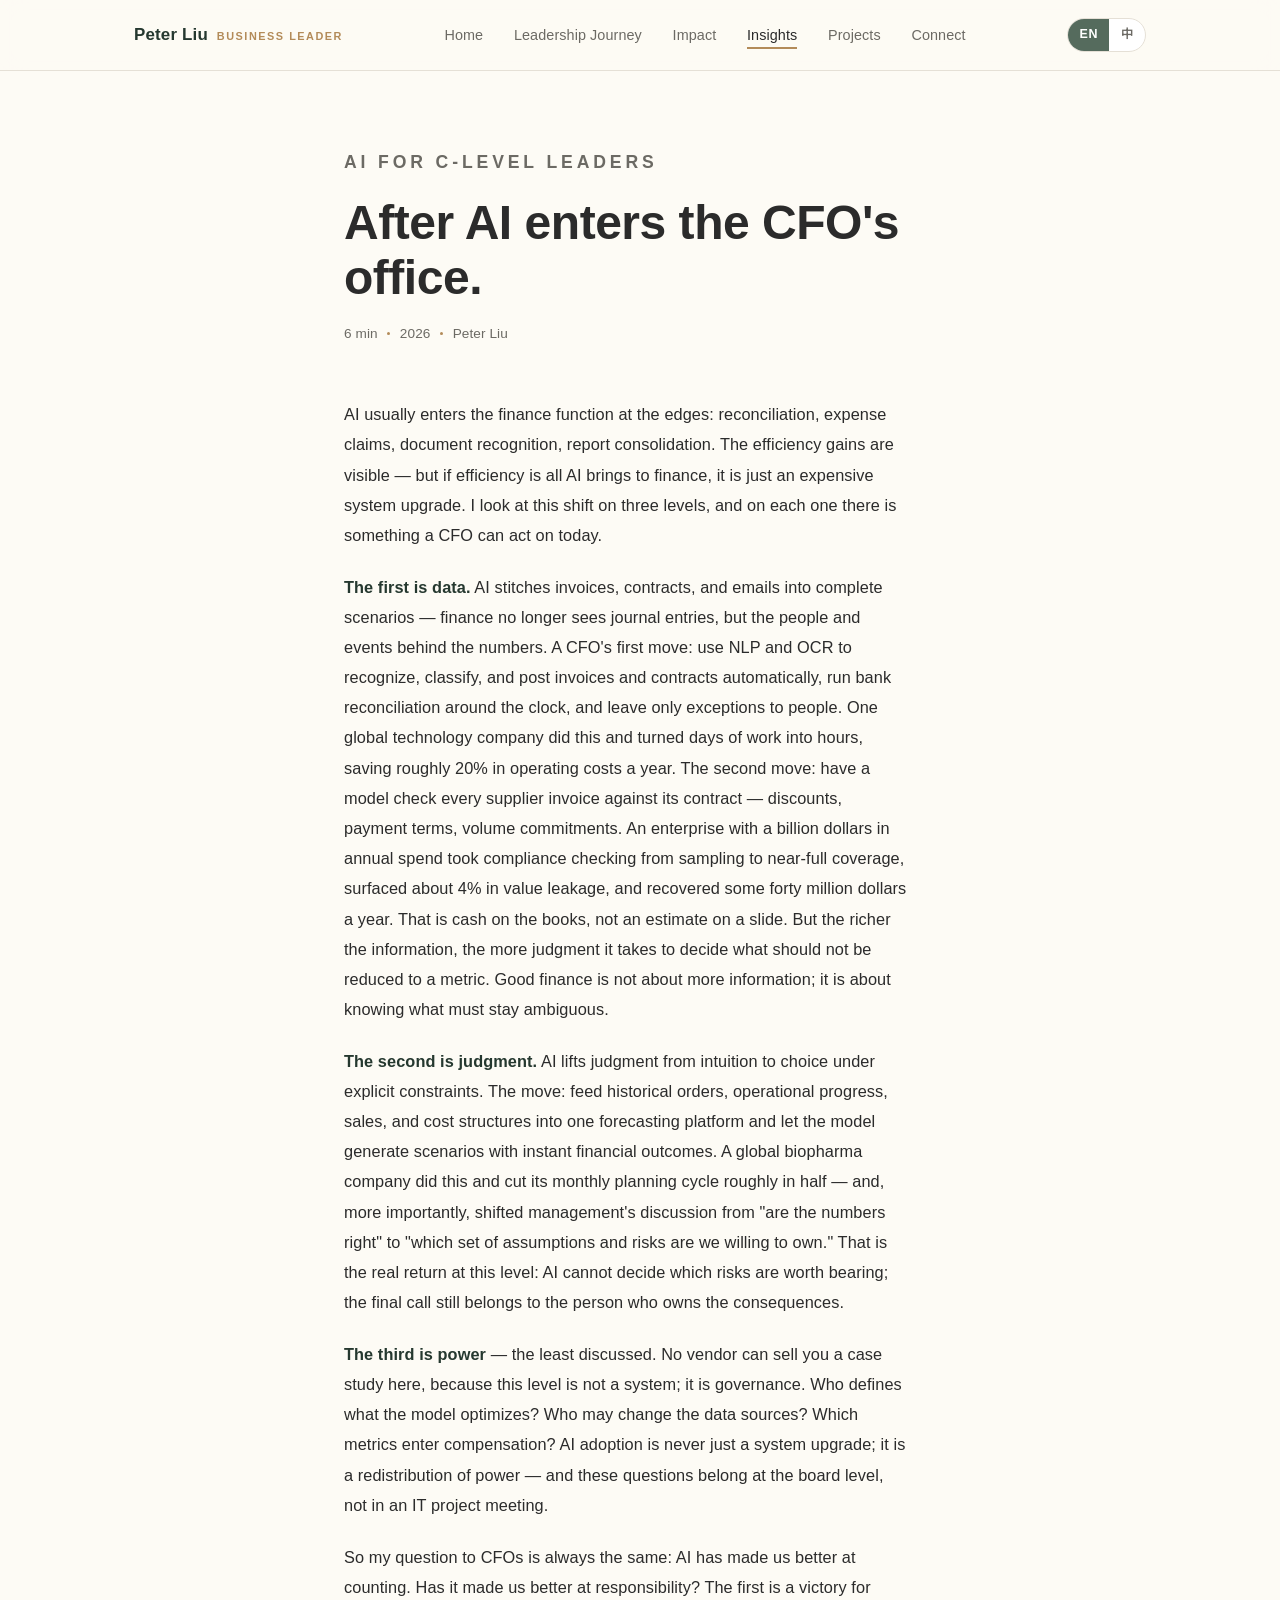
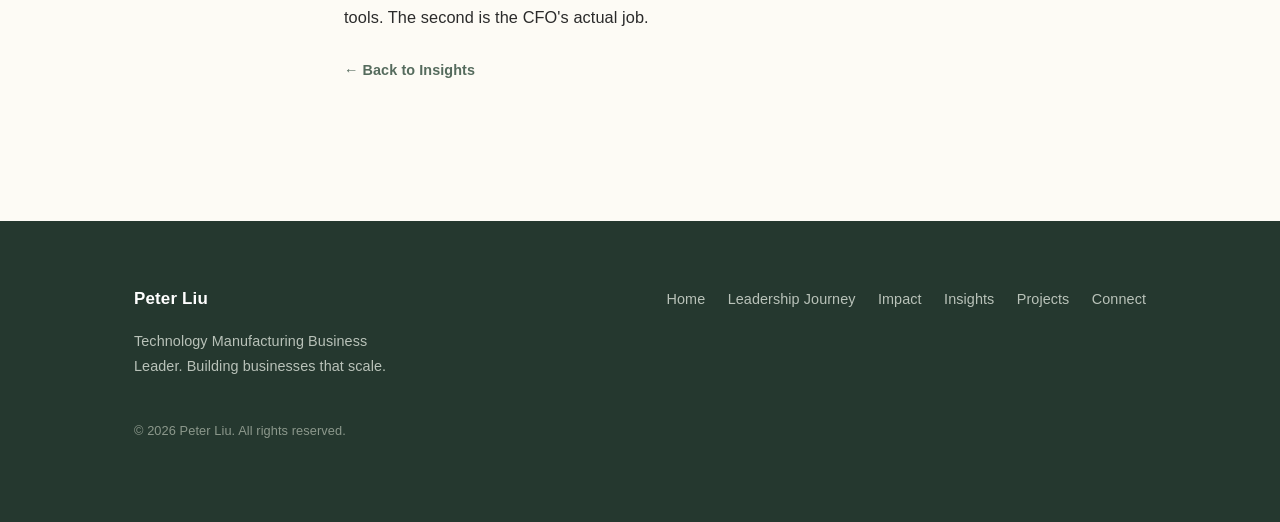
<file: insight-cfo-ai.html>
<!DOCTYPE html>
<html lang="en" data-lang="en">
<head>
<meta charset="UTF-8">
<meta name="viewport" content="width=device-width, initial-scale=1">
<title>AI 走進財務長辦公室之後 — Peter Liu</title>
<meta name="description" content="AI has made finance better at counting. Has it made us better at responsibility? A three-layer view: data, judgment, and power.">
<meta property="og:type" content="article">
<meta property="og:title" content="AI 走進財務長辦公室之後 — Peter Liu">
<meta property="og:description" content="AI has made finance better at counting. Has it made us better at responsibility? A three-layer view: data, judgment, and power.">
<meta property="og:url" content="https://cxolife.blog/insight-cfo-ai.html">
<link rel="canonical" href="https://cxolife.blog/insight-cfo-ai.html">
<link rel="preconnect" href="https://fonts.googleapis.com">
<link rel="preconnect" href="https://fonts.gstatic.com" crossorigin>
<link href="https://fonts.googleapis.com/css2?family=Noto+Sans+TC:wght@400;500;600;700&display=swap" rel="stylesheet">
<link rel="stylesheet" href="assets/styles.css">
</head>
<body>

<header class="site-header">
  <nav class="nav">
    <a class="brand" href="index.html"><span class="mark">Peter Liu</span><span class="role en">Business Leader</span><span class="role zh">經營領導者</span></a>
    <ul class="nav-links">
      <li><a href="index.html"><span class="en">Home</span><span class="zh">首頁</span></a></li>
      <li><a href="leadership-journey.html"><span class="en">Leadership Journey</span><span class="zh">領導歷程</span></a></li>
      <li><a href="impact.html"><span class="en">Impact</span><span class="zh">經營成果</span></a></li>
      <li><a href="insights.html" class="active" aria-current="page"><span class="en">Insights</span><span class="zh">觀點</span></a></li>
      <li><a href="projects.html"><span class="en">Projects</span><span class="zh">專案</span></a></li>
      <li><a href="connect.html"><span class="en">Connect</span><span class="zh">聯繫</span></a></li>
    </ul>
    <div class="nav-right">
      <div class="lang-toggle" role="group" aria-label="Language"><button data-lang-btn="en" class="is-active">EN</button><button data-lang-btn="zh">中</button></div>
      <button class="nav-toggle" aria-label="Menu"><span></span><span></span><span></span></button>
    </div>
  </nav>
</header>

<main>
<section class="page-hero">
  <div class="wrap maxw-narrow reveal">
    <p class="eyebrow"><span class="en">AI for C-Level Leaders</span><span class="zh">給高階主管的 AI</span></p>
    <h1><span class="en">After AI enters the CFO's office.</span><span class="zh">AI 走進財務長辦公室之後。</span></h1>
    <div class="post-meta"><span>6 min</span><span class="dot"></span><span>2026</span><span class="dot"></span><span>Peter Liu</span></div>
  </div>
</section>

<section class="section section--tight-top">
  <div class="wrap maxw-narrow post reveal">

    <div class="zh">
      <p>AI 進入財務部門，通常從最邊緣的工作開始：對帳、報銷、憑證辨識、報表彙整。效率的提升肉眼可見，但如果 AI 帶給財務的只有效率，那終究只是一次昂貴的系統升級。我用三個層次看這場變化——每一層，CFO 都有現在就能動手的做法。</p>
      <p><b>第一層是數據。</b>AI 把發票、合約、郵件這些非結構化資訊縫合成完整的場景，財務看見的不再只是借貸分錄，而是數字背後具體的人與事件。CFO 能做的第一步：用 NLP 與 OCR 自動辨識、分類發票與合約並直接入帳，讓銀行對帳全天自動執行，只把異常留給人工。一家全球科技公司這樣做之後，原本數天的工作縮短為數小時，每年省下約 20% 的營運成本。第二步：把供應商合約與發票交給模型逐筆比對——折扣、付款條件、最低量承諾。一家年支出十億美元的企業因此把合規檢查從抽樣變成近乎全量覆蓋，找出約 4% 的價值洩漏，每年回收約四千萬美元。這是已經入帳的現金，不是簡報上的預估。但資訊越豐富，越需要判斷哪些不該被簡化成指標。好的財務不是資訊越多越好，而是知道什麼必須保留為模糊。</p>
      <p><b>第二層是判斷。</b>AI 能把判斷從直覺提升為「限制條件下的選擇」。做法：把歷史訂單、營運進度、銷售與成本結構匯入同一個預測平台，讓模型自動生成多組情境並即時算出財務結果。一家全球生技公司這樣做之後，月度規劃的決策時間縮短約一半；更重要的成效是，管理團隊的討論從「數字對不對」變成「哪一組假設與風險，是我們願意承擔的」。這才是判斷層真正的收穫——AI 無法替我們決定哪些風險值得承受，最後的選擇仍須由承擔後果的人來做。</p>
      <p><b>第三層是權力</b>，也是最少被討論的一層。這一層沒有供應商能賣你案例，因為它不是系統，是治理。誰定義模型優化的目標？誰有權更改資料來源？哪些指標進入獎酬制度？AI 導入從來不只是系統升級，而是一次權力重組——這些問題應該在董事會層級被公開討論，而不是留在 IT 部門的專案會議裡。</p>
      <p>所以我對 CFO 的提問始終是同一個：AI 讓我們更會算帳了，但有沒有讓我們更懂責任？前者是工具的勝利，後者才是財務長真正的工作。</p>
    </div>

    <div class="en">
      <p>AI usually enters the finance function at the edges: reconciliation, expense claims, document recognition, report consolidation. The efficiency gains are visible — but if efficiency is all AI brings to finance, it is just an expensive system upgrade. I look at this shift on three levels, and on each one there is something a CFO can act on today.</p>
      <p><b>The first is data.</b> AI stitches invoices, contracts, and emails into complete scenarios — finance no longer sees journal entries, but the people and events behind the numbers. A CFO's first move: use NLP and OCR to recognize, classify, and post invoices and contracts automatically, run bank reconciliation around the clock, and leave only exceptions to people. One global technology company did this and turned days of work into hours, saving roughly 20% in operating costs a year. The second move: have a model check every supplier invoice against its contract — discounts, payment terms, volume commitments. An enterprise with a billion dollars in annual spend took compliance checking from sampling to near-full coverage, surfaced about 4% in value leakage, and recovered some forty million dollars a year. That is cash on the books, not an estimate on a slide. But the richer the information, the more judgment it takes to decide what should not be reduced to a metric. Good finance is not about more information; it is about knowing what must stay ambiguous.</p>
      <p><b>The second is judgment.</b> AI lifts judgment from intuition to choice under explicit constraints. The move: feed historical orders, operational progress, sales, and cost structures into one forecasting platform and let the model generate scenarios with instant financial outcomes. A global biopharma company did this and cut its monthly planning cycle roughly in half — and, more importantly, shifted management's discussion from "are the numbers right" to "which set of assumptions and risks are we willing to own." That is the real return at this level: AI cannot decide which risks are worth bearing; the final call still belongs to the person who owns the consequences.</p>
      <p><b>The third is power</b> — the least discussed. No vendor can sell you a case study here, because this level is not a system; it is governance. Who defines what the model optimizes? Who may change the data sources? Which metrics enter compensation? AI adoption is never just a system upgrade; it is a redistribution of power — and these questions belong at the board level, not in an IT project meeting.</p>
      <p>So my question to CFOs is always the same: AI has made us better at counting. Has it made us better at responsibility? The first is a victory for tools. The second is the CFO's actual job.</p>
    </div>

    <p class="mt-l"><a class="back-link" href="insights.html"><span class="en">← Back to Insights</span><span class="zh">← 回到觀點</span></a></p>
  </div>
</section>
</main>

<footer class="site-footer">
  <div class="wrap footer-grid">
    <div><p class="brand"><span class="mark">Peter Liu</span></p>
      <p class="footer-tag"><span class="en">Technology Manufacturing Business Leader. Building businesses that scale.</span><span class="zh">科技製造業經營領導者，打造能持續規模化成長的事業。</span></p></div>
    <ul class="footer-links">
      <li><a href="index.html"><span class="en">Home</span><span class="zh">首頁</span></a></li>
      <li><a href="leadership-journey.html"><span class="en">Leadership Journey</span><span class="zh">領導歷程</span></a></li>
      <li><a href="impact.html"><span class="en">Impact</span><span class="zh">經營成果</span></a></li>
      <li><a href="insights.html"><span class="en">Insights</span><span class="zh">觀點</span></a></li>
      <li><a href="projects.html"><span class="en">Projects</span><span class="zh">專案</span></a></li>
      <li><a href="connect.html"><span class="en">Connect</span><span class="zh">聯繫</span></a></li>
    </ul>
  </div>
  <div class="wrap"><p class="fine">© 2026 Peter Liu. <span class="en">All rights reserved.</span><span class="zh">版權所有。</span></p></div>
</footer>
<script src="assets/site.js"></script>
</body>
</html>
</file>
<file: assets/styles.css>
/* =====================================================================
   Peter Liu — Personal Brand Site
   Design system / shared styles
   Minimal · Premium · Executive · Calm · Strategic · Trustworthy
   ===================================================================== */

:root {
  /* ---- Color tokens ---- */
  --ivory:        #FDFBF5;  /* warm background      */
  --ivory-2:      #F7F4EB;  /* alt section surface  */
  --charcoal:     #2B2B2B;  /* primary text         */
  --charcoal-60:  #6c6a64;  /* muted text           */
  --moss:         #556B5D;  /* primary brand        */
  --forest:       #25382F;  /* deep accent          */
  --brass:        #B38B59;  /* gold accent          */
  --brass-soft:   #c8a376;
  --line:         #E5E0D6;  /* hairline divider     */
  --white:        #ffffff;

  /* ---- Type ---- */
  --font-en: "Calibri", "Carlito", "Segoe UI", "Helvetica Neue", Arial, sans-serif;
  --font-zh: "Noto Sans TC", "PingFang TC", "Microsoft JhengHei", sans-serif;
  --font: var(--font-en), var(--font-zh);

  /* ---- Rhythm ---- */
  --maxw: 1140px;
  --gutter: clamp(1.25rem, 5vw, 4rem);
  --section-y: clamp(4.5rem, 9vw, 8rem);
  --radius: 4px;
  --ease: cubic-bezier(.22,.61,.36,1);
}

/* ---------------- reset ---------------- */
*, *::before, *::after { box-sizing: border-box; }
html { -webkit-text-size-adjust: 100%; scroll-behavior: smooth; }
body {
  margin: 0;
  font-family: var(--font);
  font-size: 17px;
  line-height: 1.7;
  color: var(--charcoal);
  background: var(--ivory);
  font-weight: 400;
  letter-spacing: .005em;
  -webkit-font-smoothing: antialiased;
  text-rendering: optimizeLegibility;
}
img { max-width: 100%; display: block; }
a { color: inherit; text-decoration: none; }

/* language visibility — toggled by [data-lang] on <html> */
:root[data-lang="en"] .zh { display: none; }
:root[data-lang="zh"] .en { display: none; }
/* inline bilingual stacks: always show both unless overridden */
.bi .en, .bi .zh { display: block; }

/* ---------------- layout helpers ---------------- */
.wrap { max-width: var(--maxw); margin-inline: auto; padding-inline: var(--gutter); }
.section { padding-block: var(--section-y); }
.section--alt { background: var(--ivory-2); }
.section--forest { background: var(--forest); color: #ECE7DA; }
.section--forest .eyebrow { color: var(--brass-soft); }
.section--forest h2, .section--forest h3 { color: #fff; }

.eyebrow {
  font-size: .72rem;
  letter-spacing: .22em;
  text-transform: uppercase;
  color: var(--brass);
  font-weight: 600;
  margin: 0 0 1.1rem;
}
h1, h2, h3, h4 { font-weight: 600; line-height: 1.15; color: var(--charcoal); margin: 0; }
h1 { font-size: clamp(2.4rem, 5.4vw, 4rem); letter-spacing: -.01em; font-weight: 600; }
h2 { font-size: clamp(1.7rem, 3.2vw, 2.5rem); letter-spacing: -.005em; }
h3 { font-size: 1.22rem; }
p  { margin: 0 0 1rem; max-width: 62ch; }
.lead { font-size: clamp(1.05rem, 1.6vw, 1.28rem); color: var(--charcoal); }
.muted { color: var(--charcoal-60); }
.zh-sub { font-family: var(--font-zh); color: var(--charcoal-60); }

.section-head { max-width: 56ch; margin-bottom: clamp(2.2rem, 4vw, 3.4rem); }
.section-head h2 + p { margin-top: 1rem; }

.hr { height: 1px; background: var(--line); border: 0; margin: 0; }

/* ---------------- buttons ---------------- */
.btn {
  display: inline-flex; align-items: center; gap: .55rem;
  font-size: .92rem; font-weight: 600; letter-spacing: .02em;
  padding: .82rem 1.5rem; border-radius: var(--radius);
  border: 1px solid transparent; cursor: pointer;
  transition: all .25s var(--ease);
}
.btn--primary { background: var(--moss); color: #fff; }
.btn--primary:hover { background: var(--forest); transform: translateY(-1px); }
.btn--ghost { border-color: var(--charcoal); color: var(--charcoal); background: transparent; }
.btn--ghost:hover { background: var(--charcoal); color: var(--ivory); }
.btn--light { border-color: rgba(255,255,255,.4); color: #fff; }
.btn--light:hover { background: rgba(255,255,255,.1); }
.btn .arrow { transition: transform .25s var(--ease); }
.btn:hover .arrow { transform: translateX(3px); }

.link-arrow {
  display: inline-flex; align-items: center; gap: .4rem;
  font-weight: 600; color: var(--moss); font-size: .92rem;
  border-bottom: 1px solid transparent; transition: .2s var(--ease);
}
.link-arrow:hover { color: var(--forest); gap: .65rem; }

/* ---------------- header / nav ---------------- */
.site-header {
  position: sticky; top: 0; z-index: 50;
  background: rgba(253,251,245,.82);
  backdrop-filter: saturate(180%) blur(12px);
  border-bottom: 1px solid var(--line);
}
.nav {
  display: flex; align-items: center; justify-content: space-between;
  height: 70px; max-width: var(--maxw); margin-inline: auto;
  padding-inline: var(--gutter);
}
.brand { display: flex; align-items: baseline; gap: .55rem; font-weight: 600; letter-spacing: .01em; }
.brand .mark { font-size: 1.06rem; color: var(--forest); }
.brand .role { font-size: .68rem; letter-spacing: .14em; text-transform: uppercase; color: var(--brass); font-weight: 600; }
.nav-links { display: flex; align-items: center; gap: clamp(1rem, 2.4vw, 2rem); list-style: none; margin: 0; padding: 0; }
.nav-links a {
  font-size: .9rem; font-weight: 500; color: var(--charcoal-60);
  padding-block: .3rem; position: relative; transition: color .2s;
}
.nav-links a:hover, .nav-links a.active { color: var(--charcoal); }
.nav-links a.active::after {
  content: ""; position: absolute; left: 0; right: 0; bottom: -2px;
  height: 2px; background: var(--brass);
}
.nav-right { display: flex; align-items: center; gap: 1rem; }

.lang-toggle {
  display: inline-flex; border: 1px solid var(--line); border-radius: 999px;
  overflow: hidden; background: var(--white);
}
.lang-toggle button {
  border: 0; background: transparent; cursor: pointer;
  font: inherit; font-size: .78rem; font-weight: 600; letter-spacing: .04em;
  padding: .34rem .72rem; color: var(--charcoal-60); transition: .2s;
}
.lang-toggle button.is-active { background: var(--moss); color: #fff; }

.nav-toggle { display: none; background: none; border: 0; cursor: pointer; padding: .4rem; }
.nav-toggle span { display: block; width: 22px; height: 2px; background: var(--charcoal); margin: 4px 0; transition: .3s; }

/* ---------------- hero ---------------- */
.hero { padding-block: clamp(3.5rem, 8vw, 7rem) clamp(3.5rem, 7vw, 6rem); }
.hero-grid {
  display: grid; grid-template-columns: 1.05fr .95fr;
  gap: clamp(2rem, 5vw, 4.5rem); align-items: center;
}
.hero-name { font-size: .8rem; letter-spacing: .22em; text-transform: uppercase; color: var(--brass); font-weight: 600; margin-bottom: 1.3rem; }
.hero h1 { margin-bottom: 1.4rem; }
.hero-claim { font-size: clamp(1.05rem, 1.7vw, 1.3rem); color: var(--charcoal); max-width: 46ch; margin-bottom: .6rem; }
.hero-claim-zh { font-size: 1rem; color: var(--charcoal-60); font-family: var(--font-zh); margin-bottom: 2rem; max-width: 42ch; }
.hero-sub { font-size: .88rem; letter-spacing: .06em; color: var(--moss); font-weight: 600; margin-bottom: 1.9rem; }
.hero-cta { display: flex; flex-wrap: wrap; gap: .85rem; }

/* abstract visual panel */
.hero-visual { position: relative; }
.hero-figure {
  position: relative; aspect-ratio: 4/5; border-radius: 6px; overflow: hidden;
  background: linear-gradient(160deg, var(--ivory-2), #efe9db);
  border: 1px solid var(--line);
}
.hero-figure svg { position: absolute; inset: 0; width: 100%; height: 100%; }
/* hero background photo (duotone, on-brand) */
.hero-figure .figure-photo {
  position: absolute; inset: 0; width: 100%; height: 100%; object-fit: cover;
  filter: grayscale(.55) contrast(1.04) brightness(1.02);
}
.hero-figure .figure-tint {
  position: absolute; inset: 0;
  background: linear-gradient(150deg, rgba(37,56,47,.58), rgba(85,107,93,.34));
  mix-blend-mode: multiply;
}
.hero-figure svg { z-index: 2; }


/* ---------------- media band (themed duotone photo) ---------------- */
.media-band {
  position: relative; overflow: hidden; border-radius: 6px;
  border: 1px solid var(--line); margin: 0;
  aspect-ratio: 16 / 6; min-height: 220px;
}
.media-band img.focus-upper { object-position: center 35%; }
.media-band img {
  position: absolute; inset: 0; width: 100%; height: 100%; object-fit: cover;
  filter: grayscale(.5) contrast(1.05) brightness(1.0);
}
.media-band .tint {
  position: absolute; inset: 0;
  background: linear-gradient(115deg, rgba(37,56,47,.62) 0%, rgba(37,56,47,.30) 45%, rgba(85,107,93,.22) 100%);
  mix-blend-mode: multiply;
}
.media-band .veil { position: absolute; inset: 0; background: linear-gradient(180deg, rgba(0,0,0,0) 40%, rgba(37,56,47,.35) 100%); }
.media-band .cap {
  position: absolute; left: clamp(1.1rem,3vw,2rem); bottom: clamp(.9rem,2.5vw,1.5rem); z-index: 2;
  color: #fff; font-size: clamp(.95rem,1.6vw,1.25rem); font-weight: 600; letter-spacing: .01em;
  max-width: 30ch; text-shadow: 0 2px 14px rgba(0,0,0,.35);
}
.media-band .credit {
  position: absolute; right: .7rem; top: .6rem; z-index: 2;
  font-size: .62rem; letter-spacing: .04em; color: rgba(255,255,255,.72);
}
.media-band .credit a { color: rgba(255,255,255,.8); text-decoration: underline; text-underline-offset: 2px; }
.media-band.tall { aspect-ratio: 4 / 5; min-height: 320px; }
/* lighter treatment — closer to full colour */
.media-band.soft img { filter: grayscale(.12) contrast(1.03) brightness(1.02) saturate(.97); }
.media-band.soft .tint { background: linear-gradient(115deg, rgba(37,56,47,.34) 0%, rgba(37,56,47,.12) 55%, rgba(85,107,93,.06) 100%); }
.media-band.soft .veil { background: linear-gradient(180deg, rgba(0,0,0,0) 45%, rgba(37,56,47,.30) 100%); }
/* near-full colour — minimal tint, just enough veil for caption legibility */
.media-band.softest img { filter: contrast(1.02) brightness(1.02); }
.media-band.softest .tint { background: linear-gradient(115deg, rgba(37,56,47,.20) 0%, rgba(37,56,47,.05) 60%, rgba(85,107,93,.02) 100%); }
.media-band.softest .veil { background: linear-gradient(180deg, rgba(0,0,0,0) 48%, rgba(20,30,25,.40) 100%); }
@media (max-width: 680px) { .media-band { aspect-ratio: 16/10; } }

/* ---------------- cards / grids ---------------- */
.grid { display: grid; gap: clamp(1.1rem, 2.4vw, 1.6rem); }
.grid-3 { grid-template-columns: repeat(3, 1fr); }
.grid-2 { grid-template-columns: repeat(2, 1fr); }
.grid-4 { grid-template-columns: repeat(4, 1fr); }

.card {
  background: var(--white); border: 1px solid var(--line); border-radius: var(--radius);
  padding: clamp(1.5rem, 2.6vw, 2.1rem);
  transition: transform .3s var(--ease), box-shadow .3s var(--ease), border-color .3s;
}
.card:hover { transform: translateY(-3px); box-shadow: 0 22px 45px -30px rgba(37,56,47,.45); border-color: #d8d2c4; }
.card .num { font-size: .72rem; letter-spacing: .18em; color: var(--brass); font-weight: 700; }
.card h3 { margin: .7rem 0 .55rem; }
.card p { font-size: .95rem; color: var(--charcoal-60); margin: 0; }
.card .ico { width: 30px; height: 30px; color: var(--moss); margin-bottom: 1rem; }

/* pillar (how I build scale) */
.pillar { padding: clamp(1.6rem,2.6vw,2.1rem); border-radius: var(--radius); background: var(--white); border: 1px solid var(--line); }
.pillar .k { font-family: var(--font-zh); }
.pillar h3 { color: var(--forest); }
.pillar p { font-size: .95rem; color: var(--charcoal-60); margin: .5rem 0 0; }
.pillar .rule { width: 34px; height: 2px; background: var(--brass); margin: .9rem 0 0; }

/* stat list (impact) */
.stats { display: grid; grid-template-columns: repeat(2,1fr); gap: 1.6rem 3rem; }
.stat { border-top: 1px solid rgba(255,255,255,.16); padding-top: 1.1rem; }
.stat .big { font-size: clamp(1.8rem,3vw,2.4rem); font-weight: 600; color: #fff; line-height: 1.1; }
.stat .lbl { font-size: .92rem; color: #cdd5cd; margin-top: .35rem; max-width: 34ch; }

/* article cards */
.article { display: flex; flex-direction: column; gap: .5rem; }
.article .cat { font-size: .7rem; letter-spacing: .16em; text-transform: uppercase; color: var(--brass); font-weight: 700; }
.article h3 { font-size: 1.18rem; margin: .25rem 0; }
.article .sum { font-size: .94rem; color: var(--charcoal-60); margin: 0; }
.article .meta { font-size: .8rem; color: var(--charcoal-60); margin-top: .6rem; display: flex; gap: .6rem; align-items: center; }
.card-link { display: flex; }
.card-link:hover h3, .card-link:focus-visible h3 { color: var(--moss); }
.card-link .read-more { color: var(--brass); font-weight: 600; }

/* article page */
.post { font-size: 1.02rem; line-height: 1.85; }
.post p { margin: 0 0 1.35rem; }
.post b { color: var(--forest); }
.post-meta { font-size: .85rem; color: var(--charcoal-60); display: flex; gap: .6rem; align-items: center; }
.back-link { font-size: .9rem; color: var(--moss); font-weight: 600; }
.back-link:hover { color: var(--brass); }
.dot { width: 3px; height: 3px; border-radius: 50%; background: var(--brass); display: inline-block; }

/* journey / evolution */
.evo { display: grid; gap: 0; }
.evo-step {
  display: grid; grid-template-columns: 220px 1fr; gap: clamp(1.5rem,4vw,3.5rem);
  padding-block: clamp(2.2rem,4vw,3.2rem); border-top: 1px solid var(--line);
  scroll-margin-top: 90px;
}
.evo-step:last-child { border-bottom: 1px solid var(--line); }
.evo-stage .ph { display: block; font-size: .72rem; letter-spacing: .18em; color: var(--brass); font-weight: 700; }
.evo-stage h3 { font-size: 1.5rem; margin: .5rem 0; color: var(--forest); }
.evo-detail { display: grid; gap: 1.3rem; }
.evo-detail .blk b { display: block; font-size: .74rem; letter-spacing: .14em; text-transform: uppercase; color: var(--moss); margin-bottom: .3rem; }
.evo-detail .blk p { margin: 0; font-size: .98rem; color: var(--charcoal-60); }
.evo-arrow { display: flex; align-items: center; gap: .8rem; flex-wrap: wrap; color: var(--charcoal-60); font-size: .82rem; letter-spacing: .05em; }
.evo-arrow span { color: var(--moss); font-weight: 600; }
.evo-arrow a { text-decoration: none; }
.evo-arrow a:hover span, .evo-arrow a:focus-visible span { color: var(--brass); }
.evo-arrow i { color: var(--brass); font-style: normal; }

/* case cards (impact page) */
.case {
  background: var(--white); border: 1px solid var(--line); border-radius: var(--radius);
  padding: clamp(1.6rem,2.6vw,2.2rem); display: grid; gap: 1.1rem;
}
.case .caseblk b { display: block; font-size: .72rem; letter-spacing: .14em; text-transform: uppercase; margin-bottom: .25rem; }
.case .caseblk:nth-child(1) b { color: var(--brass); }
.case .caseblk:nth-child(2) b { color: var(--moss); }
.case .caseblk:nth-child(3) b { color: var(--forest); }
.case .caseblk p { margin: 0; font-size: .95rem; color: var(--charcoal-60); }
.case h3 { margin-bottom: .2rem; }

/* project card */
.project { display: grid; gap: .8rem; }
.project .tag { font-size: .7rem; letter-spacing: .14em; text-transform: uppercase; color: var(--brass); font-weight: 700; }
.project ul { margin: .4rem 0 0; padding-left: 1.1rem; }
.project li { font-size: .92rem; color: var(--charcoal-60); margin-bottom: .3rem; }

/* contact */
.contact-grid { display: grid; grid-template-columns: 1fr 1fr; gap: clamp(2rem,5vw,4rem); align-items: start; }
.field { display: grid; gap: .4rem; margin-bottom: 1.1rem; }
.field label { font-size: .78rem; letter-spacing: .08em; text-transform: uppercase; color: var(--charcoal-60); font-weight: 600; }
.field input, .field textarea {
  font: inherit; font-size: .95rem; padding: .75rem .9rem; border: 1px solid var(--line);
  border-radius: var(--radius); background: var(--white); color: var(--charcoal); width: 100%;
}
.field input:focus, .field textarea:focus { outline: none; border-color: var(--moss); box-shadow: 0 0 0 3px rgba(85,107,93,.12); }
.contact-list { display: grid; gap: 1.2rem; }
.contact-item b { display: block; font-size: .74rem; letter-spacing: .12em; text-transform: uppercase; color: var(--moss); margin-bottom: .15rem; }

/* page hero (inner pages) */
.page-hero { padding-block: clamp(3rem,6vw,5rem) clamp(1.5rem,3vw,2.5rem); }
.page-hero h1 { font-size: clamp(2rem,4vw,3rem); margin-bottom: 1rem; }
.page-hero p { font-size: 1.1rem; color: var(--charcoal-60); }

/* footer */
.site-footer { background: var(--forest); color: #cdd5cd; padding-block: clamp(2.6rem,5vw,4rem); }
.footer-grid { display: flex; justify-content: space-between; align-items: flex-start; gap: 2rem; flex-wrap: wrap; }
.site-footer a { color: #ECE7DA; }
.site-footer a:hover { color: #fff; }
.footer-links { display: flex; gap: 1.4rem; list-style: none; padding: 0; margin: 0; flex-wrap: wrap; }
.footer-links a { font-size: .9rem; color: #b9c2b9; }
.site-footer .fine { font-size: .8rem; color: #8c988c; margin-top: 1.6rem; }
.site-footer .brand, .site-footer .brand .mark { color: #fff; }
.site-footer .footer-tag { max-width: 34ch; color: #b9c2b9; font-size: .9rem; }

/* utilities */
.center { text-align: center; }
.mt-s { margin-top: .8rem; } .mt-m { margin-top: 1.6rem; } .mt-l { margin-top: 2.6rem; }
.maxw-narrow { max-width: 720px; }
.mx-auto { margin-inline: auto; }
.justify-center { justify-content: center; }
.section--flush { padding-block: 0 1rem; }
.section--tight-top { padding-top: 1rem; }

/* reveal-on-scroll */
.reveal { opacity: 0; transform: translateY(16px); transition: opacity .7s var(--ease), transform .7s var(--ease); }
.reveal.in { opacity: 1; transform: none; }
@media (prefers-reduced-motion: reduce) { .reveal { opacity: 1; transform: none; transition: none; } }

/* ---------------- responsive ---------------- */
@media (max-width: 900px) {
  .grid-3, .grid-4 { grid-template-columns: repeat(2, 1fr); }
  .hero-grid { grid-template-columns: 1fr; }
  .hero-visual { order: -1; max-width: 420px; }
  .evo-step { grid-template-columns: 1fr; gap: 1.2rem; }
  .contact-grid { grid-template-columns: 1fr; }
  .nav-links { gap: 1.1rem; }
}
@media (max-width: 680px) {
  body { font-size: 16px; }
  .nav-links {
    position: fixed; inset: 70px 0 auto 0; flex-direction: column; align-items: flex-start;
    background: var(--ivory); border-bottom: 1px solid var(--line); padding: 1.2rem var(--gutter) 1.6rem;
    gap: 1.1rem; transform: translateY(-120%); transition: transform .3s var(--ease); box-shadow: 0 20px 30px -24px rgba(0,0,0,.3);
  }
  .nav-links.open { transform: none; }
  .nav-toggle { display: block; }
  .grid-3, .grid-4, .grid-2, .stats { grid-template-columns: 1fr; }
  .footer-grid { flex-direction: column; }
  .hero-cta .btn { flex: 1 1 auto; justify-content: center; }
}
</file>
